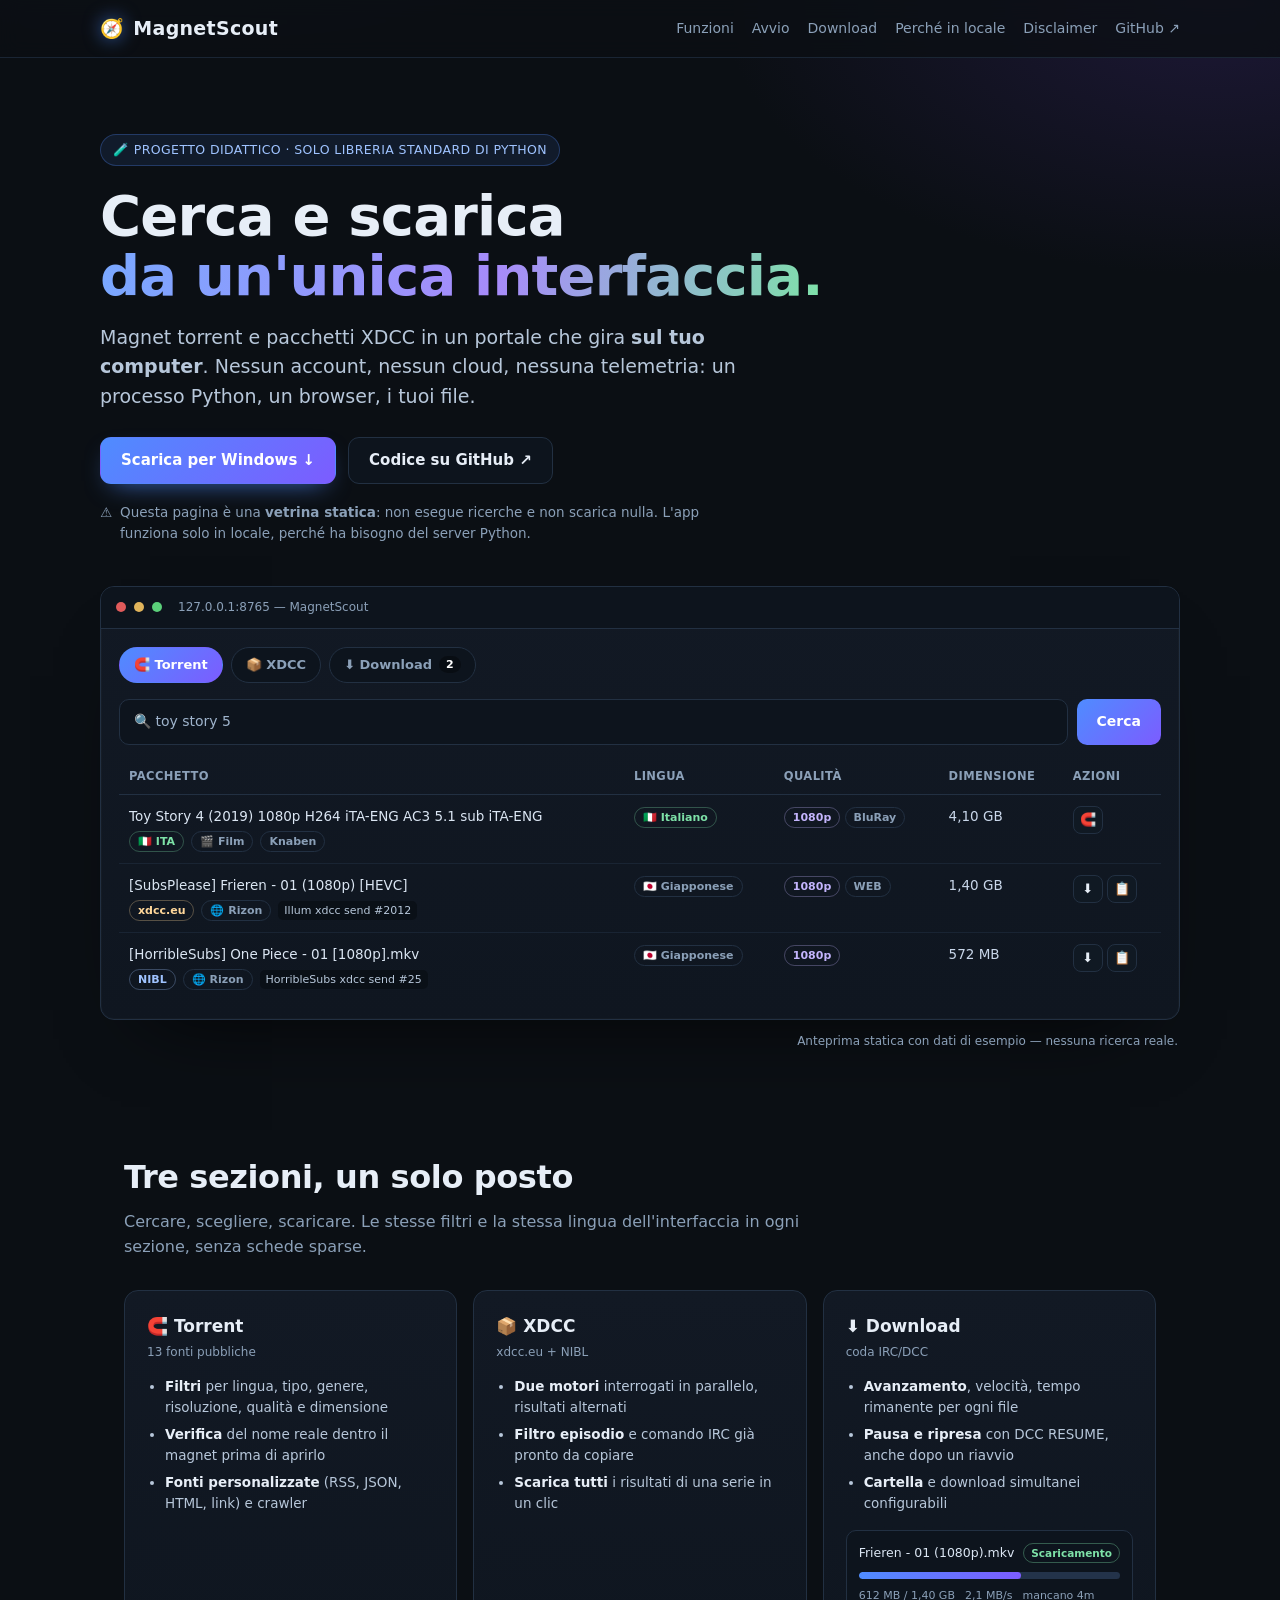
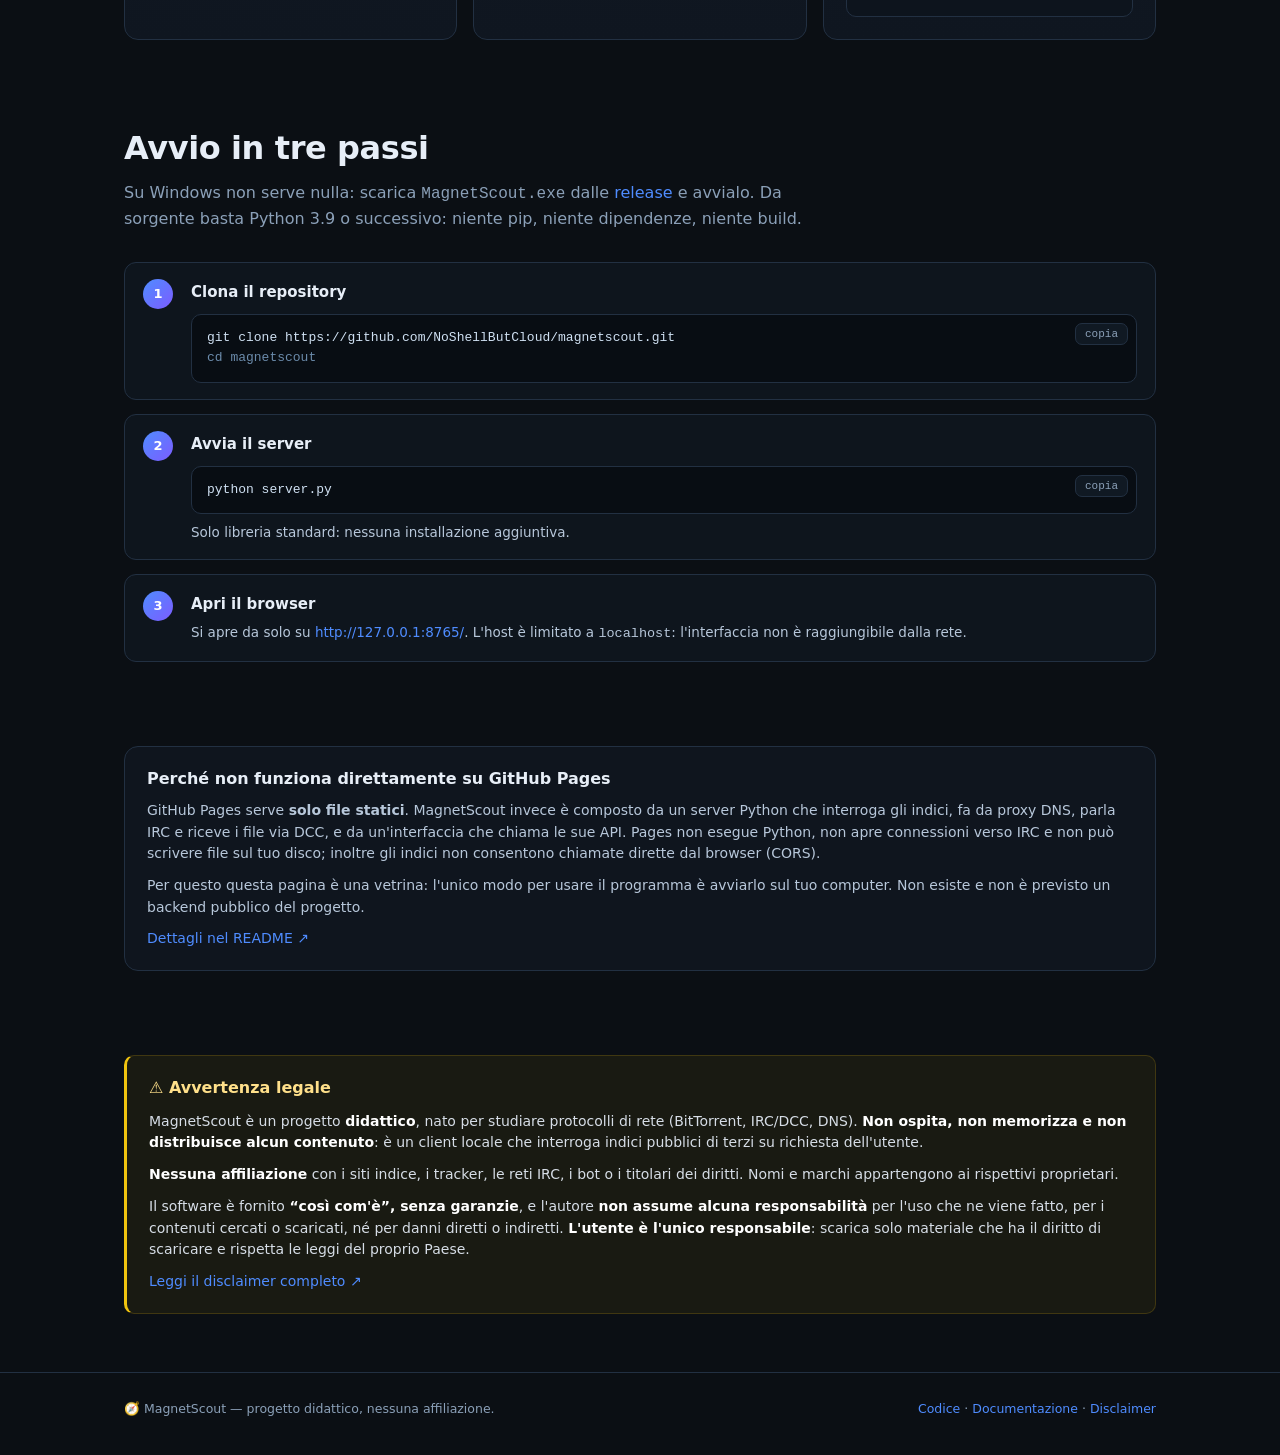
<file: docs/index.html>
<!DOCTYPE html>
<html lang="it">
<head>
<meta charset="utf-8">
<meta name="viewport" content="width=device-width, initial-scale=1">
<title>MagnetScout — Portale locale per torrent e XDCC</title>
<meta name="description" content="Portale locale per cercare magnet torrent e pacchetti XDCC da un'unica interfaccia. Progetto didattico, solo libreria standard di Python.">
<link rel="icon" href="data:image/svg+xml,<svg xmlns=%22http://www.w3.org/2000/svg%22 viewBox=%220 0 100 100%22><text y=%22.9em%22 font-size=%2290%22>🧭</text></svg>">
<style>
  :root {
    --bg: #0b0f14;
    --panel: #121924;
    --panel2: #0f1620;
    --border: #223042;
    --text: #e7eef7;
    --muted: #8ba0b8;
    --accent: #4f8cff;
    --accent2: #7c5cff;
    --good: #2ecc71;
    --warn: #f1c40f;
    --radius: 14px;
  }
  * { box-sizing: border-box; }
  html { scroll-behavior: smooth; }
  body {
    margin: 0;
    font-family: "Segoe UI", system-ui, -apple-system, sans-serif;
    color: var(--text);
    background:
      radial-gradient(1100px 600px at 15% -10%, #16233a 0%, transparent 60%),
      radial-gradient(900px 500px at 95% 0%, #1d1836 0%, transparent 55%),
      var(--bg);
    background-repeat: no-repeat;
    line-height: 1.55;
    -webkit-font-smoothing: antialiased;
  }
  a { color: var(--accent); text-decoration: none; }
  a:hover { text-decoration: underline; }
  code, pre, kbd {
    font-family: "Cascadia Code", Consolas, "SF Mono", Menlo, monospace;
  }
  .wrap { max-width: 1080px; margin: 0 auto; padding: 0 24px; }

  /* ---------------------------------------------------------------- header */
  header {
    position: sticky; top: 0; z-index: 20;
    background: rgba(11, 15, 20, .82);
    backdrop-filter: blur(10px);
    border-bottom: 1px solid rgba(34, 48, 66, .7);
  }
  .nav {
    display: flex; align-items: center; gap: 22px;
    padding: 14px 0;
  }
  .brand {
    font-size: 19px; font-weight: 700; letter-spacing: .3px;
    display: flex; align-items: center; gap: 9px; color: var(--text);
  }
  .brand:hover { text-decoration: none; }
  .brand .logo { filter: drop-shadow(0 0 9px rgba(79, 140, 255, .6)); }
  .nav-links { display: flex; gap: 18px; margin-left: auto; font-size: 14px; }
  .nav-links a { color: var(--muted); }
  .nav-links a:hover { color: var(--text); text-decoration: none; }

  /* ------------------------------------------------------------------ hero */
  .hero { padding: 76px 0 44px; }
  .eyebrow {
    display: inline-flex; align-items: center; gap: 8px;
    font-size: 12.5px; letter-spacing: .4px; text-transform: uppercase;
    color: #9fc3ff; background: rgba(79, 140, 255, .1);
    border: 1px solid rgba(79, 140, 255, .28);
    padding: 5px 12px; border-radius: 999px;
  }
  h1 {
    font-size: clamp(34px, 5.2vw, 56px);
    line-height: 1.08; letter-spacing: -.8px;
    margin: 20px 0 16px;
  }
  h1 .grad {
    background: linear-gradient(100deg, #79a8ff 0%, #a78bfa 55%, #7ee2a8 100%);
    -webkit-background-clip: text; background-clip: text;
    -webkit-text-fill-color: transparent; color: transparent;
  }
  .lead { font-size: clamp(16px, 2vw, 19px); color: #b7c7da; max-width: 680px; margin: 0 0 26px; }
  .actions { display: flex; gap: 12px; flex-wrap: wrap; align-items: center; }
  .btn {
    display: inline-flex; align-items: center; gap: 9px;
    padding: 11px 20px; border-radius: 11px; font-weight: 600; font-size: 15px;
    border: 1px solid transparent; transition: transform .15s ease, filter .15s ease;
  }
  .btn:hover { text-decoration: none; transform: translateY(-1px); }
  .btn-primary {
    color: #fff;
    background: linear-gradient(135deg, var(--accent), var(--accent2));
    box-shadow: 0 10px 26px -12px rgba(79, 140, 255, .8);
  }
  .btn-ghost { color: var(--text); border-color: var(--border); background: #0d141d; }
  .hero-note {
    margin-top: 18px; font-size: 13.5px; color: var(--muted);
    display: flex; align-items: flex-start; gap: 8px; max-width: 640px;
  }

  /* ------------------------------------------------------- finestra finta */
  .window {
    margin: 42px 0 0;
    border: 1px solid var(--border);
    border-radius: var(--radius);
    background: linear-gradient(180deg, var(--panel), var(--panel2));
    box-shadow: 0 40px 80px -50px rgba(0, 0, 0, .9), 0 0 0 1px rgba(255, 255, 255, .02) inset;
    overflow: hidden;
  }
  .window-bar {
    display: flex; align-items: center; gap: 8px;
    padding: 11px 15px; border-bottom: 1px solid var(--border);
    background: #0d141d;
  }
  .dot { width: 10px; height: 10px; border-radius: 50%; background: #2b3b4f; }
  .dot.r { background: #e05b5b; } .dot.y { background: #e0b45b; } .dot.g { background: #5bd07a; }
  .window-title { margin-left: 8px; font-size: 12px; color: var(--muted); }
  .window-body { padding: 18px; }

  .tabs { display: flex; gap: 8px; margin-bottom: 16px; flex-wrap: wrap; }
  .tab {
    font-size: 13px; font-weight: 600; padding: 7px 14px; border-radius: 999px;
    border: 1px solid var(--border); color: var(--muted); background: #0d141d;
    display: inline-flex; align-items: center; gap: 7px;
  }
  .tab.on {
    color: #fff; border-color: transparent;
    background: linear-gradient(135deg, var(--accent), var(--accent2));
  }
  .tab .count {
    background: rgba(0, 0, 0, .35); color: #fff;
    border-radius: 999px; padding: 0 7px; font-size: 11px;
  }
  .searchbar {
    display: flex; gap: 9px; margin-bottom: 14px;
  }
  .fake-input {
    flex: 1; padding: 11px 14px; border-radius: 10px;
    border: 1px solid var(--border); background: #0d141d; color: #9fb4cc; font-size: 14px;
  }
  .fake-btn {
    padding: 0 20px; border-radius: 10px; font-size: 14px; font-weight: 600; color: #fff;
    background: linear-gradient(135deg, var(--accent), var(--accent2));
    display: flex; align-items: center;
  }
  table { width: 100%; border-collapse: collapse; font-size: 13.5px; }
  thead th {
    text-align: left; font-size: 11.5px; letter-spacing: .4px; text-transform: uppercase;
    color: var(--muted); font-weight: 600; padding: 9px 10px;
    border-bottom: 1px solid var(--border);
  }
  tbody td { padding: 11px 10px; border-bottom: 1px solid rgba(34, 48, 66, .55); vertical-align: top; }
  tbody tr:last-child td { border-bottom: none; }
  .tname { color: #dbe6f3; }
  .tmeta { font-size: 11.5px; color: var(--muted); margin-top: 4px; display: flex; gap: 7px; flex-wrap: wrap; align-items: center; }
  .num { white-space: nowrap; color: #c9d7ea; }
  .badge {
    display: inline-block; font-size: 11px; font-weight: 600; padding: 1px 8px;
    border-radius: 999px; border: 1px solid var(--border); color: var(--muted);
    white-space: nowrap;
  }
  .b-it { color: #7ee2a8; border-color: rgba(126, 226, 168, .3); }
  .b-xdcc { color: #ffd79a; border-color: rgba(255, 215, 154, .3); }
  .b-nibl { color: #9fc3ff; border-color: rgba(159, 195, 255, .3); }
  .b-res { color: #c4b5fd; border-color: rgba(196, 181, 253, .3); }
  .cmd {
    font-size: 11px; color: #b7c7da; background: #0a1017;
    border-radius: 5px; padding: 1px 6px;
  }
  .act {
    display: inline-flex; align-items: center; justify-content: center;
    width: 30px; height: 28px; border-radius: 8px;
    border: 1px solid var(--border); background: #101923; font-size: 13px;
  }
  .preview-caption {
    margin: 12px 2px 0; font-size: 12px; color: var(--muted); text-align: right;
  }

  /* ---------------------------------------------------------------- sezioni */
  section { padding: 58px 0; }
  section.tight { padding-top: 26px; }
  h2 { font-size: clamp(24px, 3.2vw, 32px); letter-spacing: -.4px; margin: 0 0 8px; }
  .sub { color: var(--muted); margin: 0 0 30px; max-width: 700px; }

  .cards { display: grid; grid-template-columns: repeat(3, 1fr); gap: 16px; }
  .card {
    border: 1px solid var(--border); border-radius: var(--radius);
    background: linear-gradient(180deg, var(--panel), var(--panel2));
    padding: 22px;
  }
  .card h3 { margin: 0 0 4px; font-size: 17px; display: flex; align-items: center; gap: 9px; }
  .card .kicker { font-size: 12px; color: var(--muted); margin: 0 0 14px; }
  .card ul { margin: 0; padding-left: 18px; font-size: 13.5px; color: #b7c7da; }
  .card li { margin: 6px 0; }
  .card li b { color: var(--text); font-weight: 600; }

  /* mini scheda download */
  .dlcard {
    margin-top: 16px; border: 1px solid var(--border); border-radius: 10px;
    background: #0d141d; padding: 12px;
  }
  .dlcard-top { display: flex; align-items: center; gap: 8px; font-size: 12.5px; margin-bottom: 9px; }
  .dlcard-name { flex: 1; overflow: hidden; text-overflow: ellipsis; white-space: nowrap; color: #dbe6f3; }
  .st { font-size: 10.5px; font-weight: 600; color: #7ee2a8; border: 1px solid rgba(126, 226, 168, .35); border-radius: 999px; padding: 1px 7px; }
  .bar { height: 7px; border-radius: 999px; background: #23334a; overflow: hidden; }
  .bar span { display: block; height: 100%; width: 62%; border-radius: 999px; background: linear-gradient(90deg, var(--accent), var(--accent2)); }
  .dlcard-info { display: flex; gap: 10px; flex-wrap: wrap; font-size: 11px; color: var(--muted); margin-top: 8px; }

  /* ---------------------------------------------------------------- passi */
  .steps { display: grid; gap: 14px; counter-reset: step; }
  .step {
    display: grid; grid-template-columns: 34px 1fr; gap: 14px; align-items: start;
    border: 1px solid var(--border); border-radius: 12px; padding: 16px 18px;
    background: rgba(18, 25, 36, .6);
  }
  .step::before {
    counter-increment: step; content: counter(step);
    display: flex; align-items: center; justify-content: center;
    width: 30px; height: 30px; border-radius: 50%;
    font-size: 13px; font-weight: 700; color: #fff;
    background: linear-gradient(135deg, var(--accent), var(--accent2));
  }
  .step h3 { margin: 2px 0 6px; font-size: 15px; }
  .step p { margin: 0; color: #b7c7da; font-size: 13.5px; }
  pre {
    position: relative;
    background: #080d13; border: 1px solid var(--border); border-radius: 10px;
    padding: 13px 15px; overflow-x: auto; font-size: 13px; color: #cfe0f2;
    margin: 10px 0 0;
  }
  pre .c { color: #6b8bab; }
  .copy {
    position: absolute; top: 8px; right: 8px;
    border: 1px solid var(--border); background: #101923; color: var(--muted);
    border-radius: 7px; padding: 4px 9px; font-size: 11px; cursor: pointer;
    font-family: inherit;
  }
  .copy:hover { color: var(--text); border-color: var(--accent); }

  /* ---------------------------------------------------------------- box */
  .box {
    border: 1px solid var(--border); border-radius: var(--radius);
    background: rgba(18, 25, 36, .65);
    padding: 20px 22px; font-size: 14px; color: #b7c7da;
  }
  .box h3 { margin: 0 0 8px; font-size: 16px; color: var(--text); }
  .box p { margin: 0 0 10px; }
  .box p:last-child { margin-bottom: 0; }

  .warnbox {
    border-left: 3px solid var(--warn);
    background: rgba(241, 196, 15, .06);
    border-top: 1px solid rgba(241, 196, 15, .18);
    border-right: 1px solid rgba(241, 196, 15, .18);
    border-bottom: 1px solid rgba(241, 196, 15, .18);
    border-radius: 10px; padding: 20px 22px;
  }
  .warnbox h3 { margin: 0 0 10px; font-size: 16px; color: #ffe08a; }
  .warnbox p { margin: 0 0 10px; font-size: 14px; color: #d6dde6; }
  .warnbox p:last-child { margin-bottom: 0; }
  .warnbox strong { color: #fff; }

  footer {
    border-top: 1px solid var(--border);
    padding: 26px 0 40px; color: var(--muted); font-size: 12.5px;
  }
  .foot { display: flex; gap: 16px; flex-wrap: wrap; justify-content: space-between; align-items: center; }

  @media (max-width: 860px) {
    .cards { grid-template-columns: 1fr; }
    .nav-links { display: none; }
    .hero { padding: 48px 0 30px; }
    table { font-size: 12.5px; }
    thead th:nth-child(3), tbody td:nth-child(3) { display: none; }
  }
</style>
</head>
<body>

<header>
  <div class="wrap nav">
    <a class="brand" href="#top"><span class="logo">🧭</span> MagnetScout</a>
    <nav class="nav-links">
      <a href="#funzioni">Funzioni</a>
      <a href="#avvio">Avvio</a>
      <a href="https://github.com/NoShellButCloud/magnetscout/releases/latest">Download</a>
      <a href="#perche">Perché in locale</a>
      <a href="#disclaimer">Disclaimer</a>
      <a href="https://github.com/NoShellButCloud/magnetscout">GitHub ↗</a>
    </nav>
  </div>
</header>

<main id="top">

  <!-- ============================================================ hero -->
  <div class="wrap hero">
    <span class="eyebrow">🧪 Progetto didattico · solo libreria standard di Python</span>
    <h1>Cerca e scarica<br><span class="grad">da un'unica interfaccia.</span></h1>
    <p class="lead">
      Magnet torrent e pacchetti XDCC in un portale che gira <strong>sul tuo computer</strong>.
      Nessun account, nessun cloud, nessuna telemetria: un processo Python, un browser,
      i tuoi file.
    </p>
    <div class="actions">
      <a class="btn btn-primary" href="https://github.com/NoShellButCloud/magnetscout/releases/latest">Scarica per Windows ↓</a>
      <a class="btn btn-ghost" href="https://github.com/NoShellButCloud/magnetscout">Codice su GitHub ↗</a>
    </div>
    <p class="hero-note">
      <span aria-hidden="true">⚠️</span>
      <span>Questa pagina è una <strong>vetrina statica</strong>: non esegue ricerche e non scarica nulla.
      L'app funziona solo in locale, perché ha bisogno del server Python.</span>
    </p>

    <!-- anteprima dell'interfaccia -->
    <div class="window" aria-label="Anteprima dell'interfaccia con dati di esempio">
      <div class="window-bar">
        <span class="dot r"></span><span class="dot y"></span><span class="dot g"></span>
        <span class="window-title">127.0.0.1:8765 — MagnetScout</span>
      </div>
      <div class="window-body">
        <div class="tabs">
          <span class="tab on">🧲 Torrent</span>
          <span class="tab">📦 XDCC</span>
          <span class="tab">⬇️ Download <span class="count">2</span></span>
        </div>
        <div class="searchbar">
          <div class="fake-input">🔍 toy story 5</div>
          <div class="fake-btn">Cerca</div>
        </div>
        <table>
          <thead>
            <tr>
              <th>Pacchetto</th><th>Lingua</th><th>Qualità</th><th>Dimensione</th><th>Azioni</th>
            </tr>
          </thead>
          <tbody>
            <tr>
              <td>
                <div class="tname">Toy Story 4 (2019) 1080p H264 iTA-ENG AC3 5.1 sub iTA-ENG</div>
                <div class="tmeta"><span class="badge b-it">🇮🇹 ITA</span><span class="badge">🎬 Film</span><span class="badge">Knaben</span></div>
              </td>
              <td><span class="badge b-it">🇮🇹 Italiano</span></td>
              <td><span class="badge b-res">1080p</span> <span class="badge">BluRay</span></td>
              <td class="num">4,10 GB</td>
              <td><span class="act" title="Copia magnet">🧲</span></td>
            </tr>
            <tr>
              <td>
                <div class="tname">[SubsPlease] Frieren - 01 (1080p) [HEVC]</div>
                <div class="tmeta"><span class="badge b-xdcc">xdcc.eu</span><span class="badge">🌐 Rizon</span><span class="cmd">Illum xdcc send #2012</span></div>
              </td>
              <td><span class="badge">🇯🇵 Giapponese</span></td>
              <td><span class="badge b-res">1080p</span> <span class="badge">WEB</span></td>
              <td class="num">1,40 GB</td>
              <td><span class="act" title="Scarica">⬇️</span> <span class="act" title="Copia comando">📋</span></td>
            </tr>
            <tr>
              <td>
                <div class="tname">[HorribleSubs] One Piece - 01 [1080p].mkv</div>
                <div class="tmeta"><span class="badge b-nibl">NIBL</span><span class="badge">🌐 Rizon</span><span class="cmd">HorribleSubs xdcc send #25</span></div>
              </td>
              <td><span class="badge">🇯🇵 Giapponese</span></td>
              <td><span class="badge b-res">1080p</span></td>
              <td class="num">572 MB</td>
              <td><span class="act" title="Scarica">⬇️</span> <span class="act" title="Copia comando">📋</span></td>
            </tr>
          </tbody>
        </table>
      </div>
    </div>
    <p class="preview-caption">Anteprima statica con dati di esempio — nessuna ricerca reale.</p>
  </div>

  <!-- ========================================================== funzioni -->
  <section id="funzioni">
    <div class="wrap">
      <h2>Tre sezioni, un solo posto</h2>
      <p class="sub">Cercare, scegliere, scaricare. Le stesse filtri e la stessa lingua dell'interfaccia in ogni sezione, senza schede sparse.</p>
      <div class="cards">
        <article class="card">
          <h3>🧲 Torrent</h3>
          <p class="kicker">13 fonti pubbliche</p>
          <ul>
            <li><b>Filtri</b> per lingua, tipo, genere, risoluzione, qualità e dimensione</li>
            <li><b>Verifica</b> del nome reale dentro il magnet prima di aprirlo</li>
            <li><b>Fonti personalizzate</b> (RSS, JSON, HTML, link) e crawler</li>
          </ul>
        </article>
        <article class="card">
          <h3>📦 XDCC</h3>
          <p class="kicker">xdcc.eu + NIBL</p>
          <ul>
            <li><b>Due motori</b> interrogati in parallelo, risultati alternati</li>
            <li><b>Filtro episodio</b> e comando IRC già pronto da copiare</li>
            <li><b>Scarica tutti</b> i risultati di una serie in un clic</li>
          </ul>
        </article>
        <article class="card">
          <h3>⬇️ Download</h3>
          <p class="kicker">coda IRC/DCC</p>
          <ul>
            <li><b>Avanzamento</b>, velocità, tempo rimanente per ogni file</li>
            <li><b>Pausa e ripresa</b> con DCC RESUME, anche dopo un riavvio</li>
            <li><b>Cartella</b> e download simultanei configurabili</li>
          </ul>
          <div class="dlcard">
            <div class="dlcard-top">
              <span class="dlcard-name">Frieren - 01 (1080p).mkv</span>
              <span class="st">Scaricamento</span>
            </div>
            <div class="bar"><span></span></div>
            <div class="dlcard-info">
              <span>612 MB / 1,40 GB</span><span>2,1 MB/s</span><span>mancano 4m</span>
            </div>
          </div>
        </article>
      </div>
    </div>
  </section>

  <!-- ============================================================= avvio -->
  <section id="avvio" class="tight">
    <div class="wrap">
      <h2>Avvio in tre passi</h2>
      <p class="sub">Su Windows non serve nulla: scarica <code>MagnetScout.exe</code> dalle
      <a href="https://github.com/NoShellButCloud/magnetscout/releases/latest">release</a> e avvialo. Da sorgente basta Python 3.9 o successivo:
      niente pip, niente dipendenze, niente build.</p>
      <div class="steps">
        <div class="step">
          <div>
            <h3>Clona il repository</h3>
            <pre><button class="copy" data-copy="git clone https://github.com/NoShellButCloud/magnetscout.git">copia</button>git clone https://github.com/NoShellButCloud/magnetscout.git
<span class="c">cd magnetscout</span></pre>
          </div>
        </div>
        <div class="step">
          <div>
            <h3>Avvia il server</h3>
            <pre><button class="copy" data-copy="python server.py">copia</button>python server.py</pre>
            <p style="margin-top:8px">Solo libreria standard: nessuna installazione aggiuntiva.</p>
          </div>
        </div>
        <div class="step">
          <div>
            <h3>Apri il browser</h3>
            <p>Si apre da solo su <a href="http://127.0.0.1:8765/">http://127.0.0.1:8765/</a>. L'host è limitato a
            <code>localhost</code>: l'interfaccia non è raggiungibile dalla rete.</p>
          </div>
        </div>
      </div>
    </div>
  </section>

  <!-- ============================================================ perché -->
  <section id="perche" class="tight">
    <div class="wrap">
      <div class="box">
        <h3>Perché non funziona direttamente su GitHub Pages</h3>
        <p>GitHub Pages serve <strong>solo file statici</strong>. MagnetScout invece è composto da un
        server Python che interroga gli indici, fa da proxy DNS, parla IRC e riceve i file via DCC,
        e da un'interfaccia che chiama le sue API. Pages non esegue Python, non apre connessioni verso
        IRC e non può scrivere file sul tuo disco; inoltre gli indici non consentono chiamate dirette
        dal browser (CORS).</p>
        <p>Per questo questa pagina è una vetrina: l'unico modo per usare il programma è avviarlo sul
        tuo computer. Non esiste e non è previsto un backend pubblico del progetto.</p>
        <p><a href="https://github.com/NoShellButCloud/magnetscout#perch%C3%A9-serve-il-server-locale">Dettagli nel README ↗</a></p>
      </div>
    </div>
  </section>

  <!-- ========================================================= disclaimer -->
  <section id="disclaimer" class="tight">
    <div class="wrap">
      <div class="warnbox">
        <h3>⚠️ Avvertenza legale</h3>
        <p>MagnetScout è un progetto <strong>didattico</strong>, nato per studiare protocolli di rete
        (BitTorrent, IRC/DCC, DNS). <strong>Non ospita, non memorizza e non distribuisce alcun contenuto</strong>:
        è un client locale che interroga indici pubblici di terzi su richiesta dell'utente.</p>
        <p><strong>Nessuna affiliazione</strong> con i siti indice, i tracker, le reti IRC, i bot o i titolari
        dei diritti. Nomi e marchi appartengono ai rispettivi proprietari.</p>
        <p>Il software è fornito <strong>“così com'è”, senza garanzie</strong>, e l'autore
        <strong>non assume alcuna responsabilità</strong> per l'uso che ne viene fatto, per i contenuti
        cercati o scaricati, né per danni diretti o indiretti. <strong>L'utente è l'unico responsabile</strong>:
        scarica solo materiale che ha il diritto di scaricare e rispetta le leggi del proprio Paese.</p>
        <p><a href="https://github.com/NoShellButCloud/magnetscout/blob/main/DISCLAIMER.md">Leggi il disclaimer completo ↗</a></p>
      </div>
    </div>
  </section>
</main>

<footer>
  <div class="wrap foot">
    <span>🧭 MagnetScout — progetto didattico, nessuna affiliazione.</span>
    <span>
      <a href="https://github.com/NoShellButCloud/magnetscout">Codice</a> ·
      <a href="https://github.com/NoShellButCloud/magnetscout/blob/main/README.md">Documentazione</a> ·
      <a href="https://github.com/NoShellButCloud/magnetscout/blob/main/DISCLAIMER.md">Disclaimer</a>
    </span>
  </div>
</footer>

<script>
  document.querySelectorAll(".copy").forEach(function (button) {
    button.addEventListener("click", function () {
      var text = button.getAttribute("data-copy");
      if (!navigator.clipboard) return;
      navigator.clipboard.writeText(text).then(function () {
        var old = button.textContent;
        button.textContent = "copiato";
        setTimeout(function () { button.textContent = old; }, 1400);
      });
    });
  });
</script>
</body>
</html>
</file>
